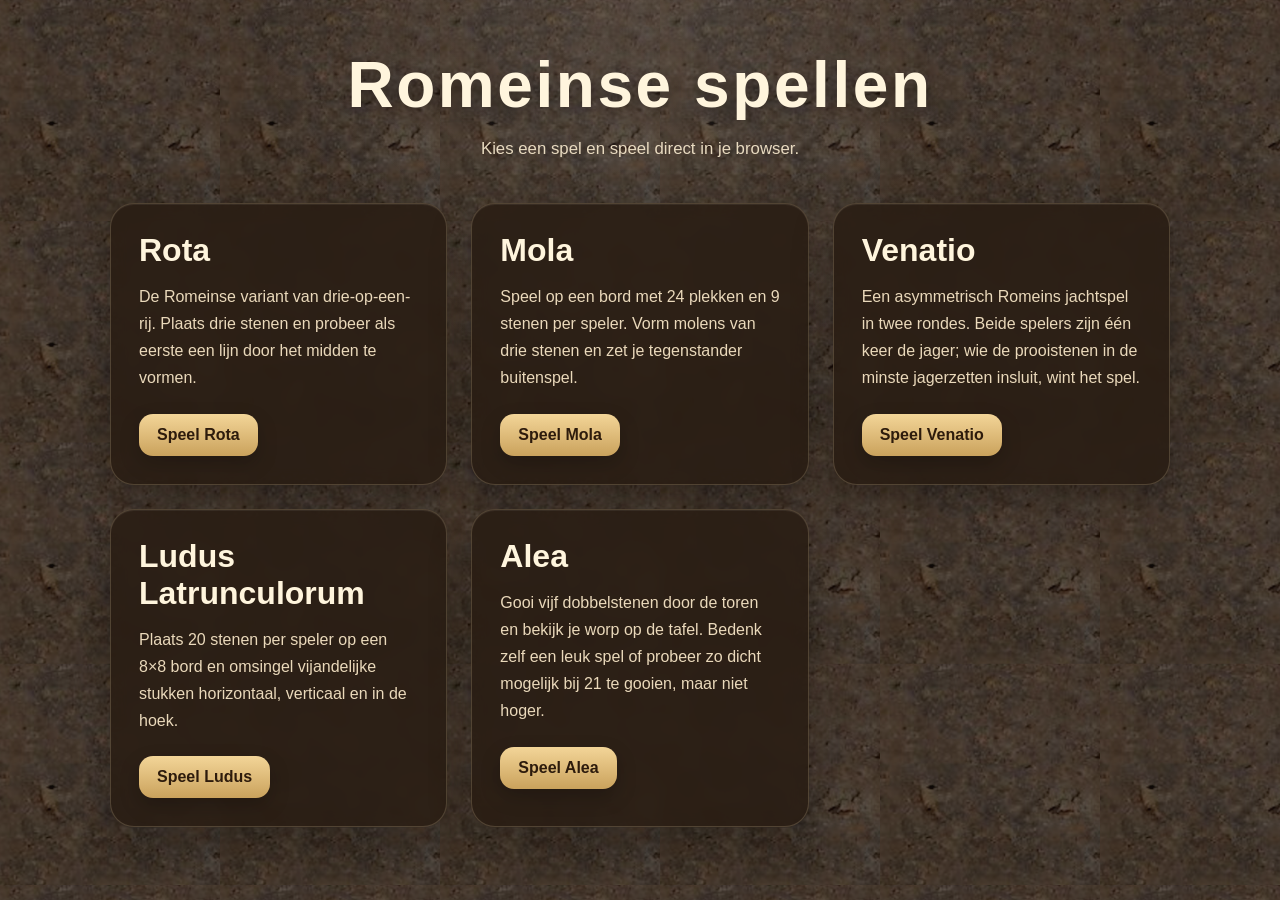
<file: index.html>
<!DOCTYPE html>
<html lang="nl">
<head>
  <meta charset="UTF-8" />
  <meta name="viewport" content="width=device-width, initial-scale=1.0" />
  <title>Romeinse spellen</title>
  <link rel="stylesheet" href="style.css" />
  <link rel="icon" href="favicon.ico" type="image/x-icon">
</head>
<body>
  <div class="page-overlay"></div>

  <main class="home">
    <header class="hero">
      <h1>Romeinse spellen</h1>
      <p class="subtitle">
        Kies een spel en speel direct in je browser.
      </p>
    </header>

    <section class="game-grid">
      <a class="game-card" href="rota/index.html">
        <div class="card-content">
          <h2>Rota</h2>
          <p>
            De Romeinse variant van drie-op-een-rij.
            Plaats drie stenen en probeer als eerste een lijn door het midden te vormen.
          </p>
          <span class="play-btn">Speel Rota</span>
        </div>
      </a>

      <a class="game-card" href="mola/index.html">
        <div class="card-content">
          <h2>Mola</h2>
          <p>
            Speel op een bord met 24 plekken en 9 stenen per speler.
            Vorm molens van drie stenen en zet je tegenstander buitenspel.
          </p>
          <span class="play-btn">Speel Mola</span>
        </div>
      </a>

      <a class="game-card" href="venatio/index.html">
        <div class="card-content">
            <h2>Venatio</h2>
            <p>
            Een asymmetrisch Romeins jachtspel in twee rondes. Beide spelers zijn één keer de jager;
            wie de prooistenen in de minste jagerzetten insluit, wint het spel.
            </p>
            <span class="play-btn">Speel Venatio</span>
        </div>
      </a>

      <a class="game-card" href="ludus_latrunculorum/index.html">
        <div class="card-content">
          <h2>Ludus Latrunculorum</h2>
          <p>
            Plaats 20 stenen per speler op een 8×8 bord en omsingel vijandelijke
            stukken horizontaal, verticaal en in de hoek.
          </p>
          <span class="play-btn">Speel Ludus</span>
        </div>
      </a>

      <a class="game-card" href="alea/index.html">
        <div class="card-content">
          <h2>Alea</h2>
          <p>
            Gooi vijf dobbelstenen door de toren en bekijk je worp op de tafel.
            Bedenk zelf een leuk spel of probeer zo dicht mogelijk bij 21 te gooien, maar niet hoger.
          </p>
          <span class="play-btn">Speel Alea</span>
        </div>
      </a>
    </section>
  </main>
</body>
</html>
</file>
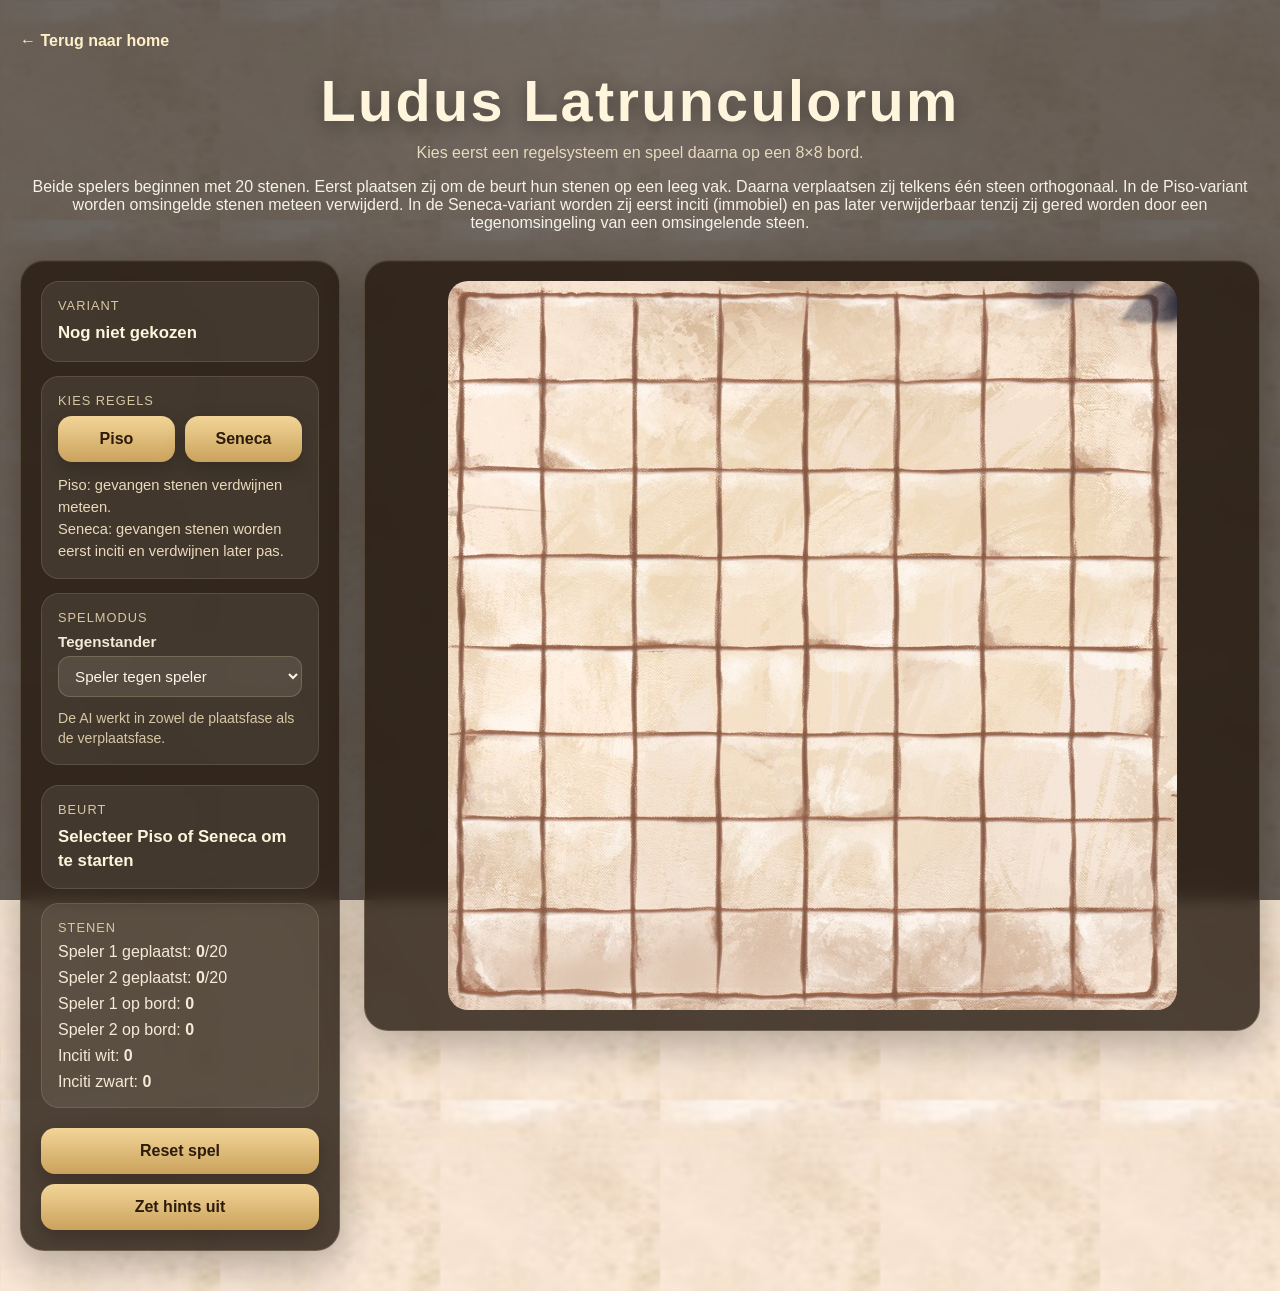
<file: ludus_latrunculorum/index.html>
<!DOCTYPE html>
<html lang="nl">
<head>
  <meta charset="UTF-8" />
  <meta name="viewport" content="width=device-width, initial-scale=1.0" />
  <title>Ludus Latrunculorum</title>
  <link rel="stylesheet" href="style.css" />
  <link rel="icon" href="favicon.ico" type="image/x-icon">
</head>
<body>
  <div class="page-overlay"></div>

  <main class="app">
    <a href="../index.html" class="back-link">← Terug naar home</a>

    <header class="topbar">
      <h1>Ludus Latrunculorum</h1>
      <p class="subtitle">Kies eerst een regelsysteem en speel daarna op een 8×8 bord.</p>
      <p>
        Beide spelers beginnen met 20 stenen. Eerst plaatsen zij om de beurt hun stenen
        op een leeg vak. Daarna verplaatsen zij telkens één steen orthogonaal.
        In de Piso-variant worden omsingelde stenen meteen verwijderd. In de Seneca-variant
        worden zij eerst inciti (immobiel) en pas later verwijderbaar tenzij zij gered worden door een tegenomsingeling van een omsingelende steen.
      </p>
    </header>

    <section class="game-shell">
      <aside class="info-panel">
        <div class="status-card">
          <span class="label">Variant</span>
          <div id="variantText" class="value">Nog niet gekozen</div>
        </div>

        <div id="variantPicker" class="status-card variant-picker">
          <span class="label">Kies regels</span>
          <div class="variant-buttons">
            <button id="choosePisoBtn" class="variant-btn">Piso</button>
            <button id="chooseSenecaBtn" class="variant-btn">Seneca</button>
          </div>
          <p class="variant-note">
            Piso: gevangen stenen verdwijnen meteen.<br />
            Seneca: gevangen stenen worden eerst inciti en verdwijnen later pas.
          </p>
        </div>

        <div class="status-card small">
          <span class="label">Spelmodus</span>
          <div class="controls-grid">
            <label class="control-field">
              <span>Tegenstander</span>
              <select id="gameModeSelect">
                <option value="pvp">Speler tegen speler</option>
                <option value="ai-p2">Speler 1 tegen AI</option>
                <option value="ai-p1">AI tegen Speler 2</option>
                <option value="ai-both">AI tegen AI</option>
              </select>
            </label>
          </div>
          <p id="aiThinking" class="thinking-text hidden">AI denkt na…</p>
          <p class="settings-note">De AI werkt in zowel de plaatsfase als de verplaatsfase.</p>
        </div>

        <div class="status-card">
          <span class="label">Beurt</span>
          <div id="turnText" class="value">Selecteer Piso of Seneca om te starten</div>
        </div>

        <div class="status-card small">
          <span class="label">Stenen</span>
          <div class="stone-counts">
            <div>Speler 1 geplaatst: <strong id="countP1Placed">0</strong>/20</div>
            <div>Speler 2 geplaatst: <strong id="countP2Placed">0</strong>/20</div>
            <div>Speler 1 op bord: <strong id="countP1Board">0</strong></div>
            <div>Speler 2 op bord: <strong id="countP2Board">0</strong></div>
            <div>Inciti wit: <strong id="countP1Inciti">0</strong></div>
            <div>Inciti zwart: <strong id="countP2Inciti">0</strong></div>
          </div>
        </div>
        <button id="resetBtn" class="reset-btn">Reset spel</button>
        <button id="toggleHintsBtn" class="reset-btn">Zet hints uit</button>
      </aside>

      <section class="board-panel">
        <div id="game">
          <img id="board" src="board.png" alt="Ludus Latrunculorum bord" />
          <div id="holes"></div>
          <div id="pieces"></div>
        </div>
      </section>
    </section>
  </main>

  <div id="winModal" class="modal hidden">
    <div class="modal-card">
      <h2>Spel afgelopen</h2>
      <p id="winMessage">Speler 1 wint!</p>
      <button id="playAgainBtn" class="modal-btn">Opnieuw spelen</button>
    </div>
  </div>

  <script src="script.js"></script>
</body>
</html>
</file>
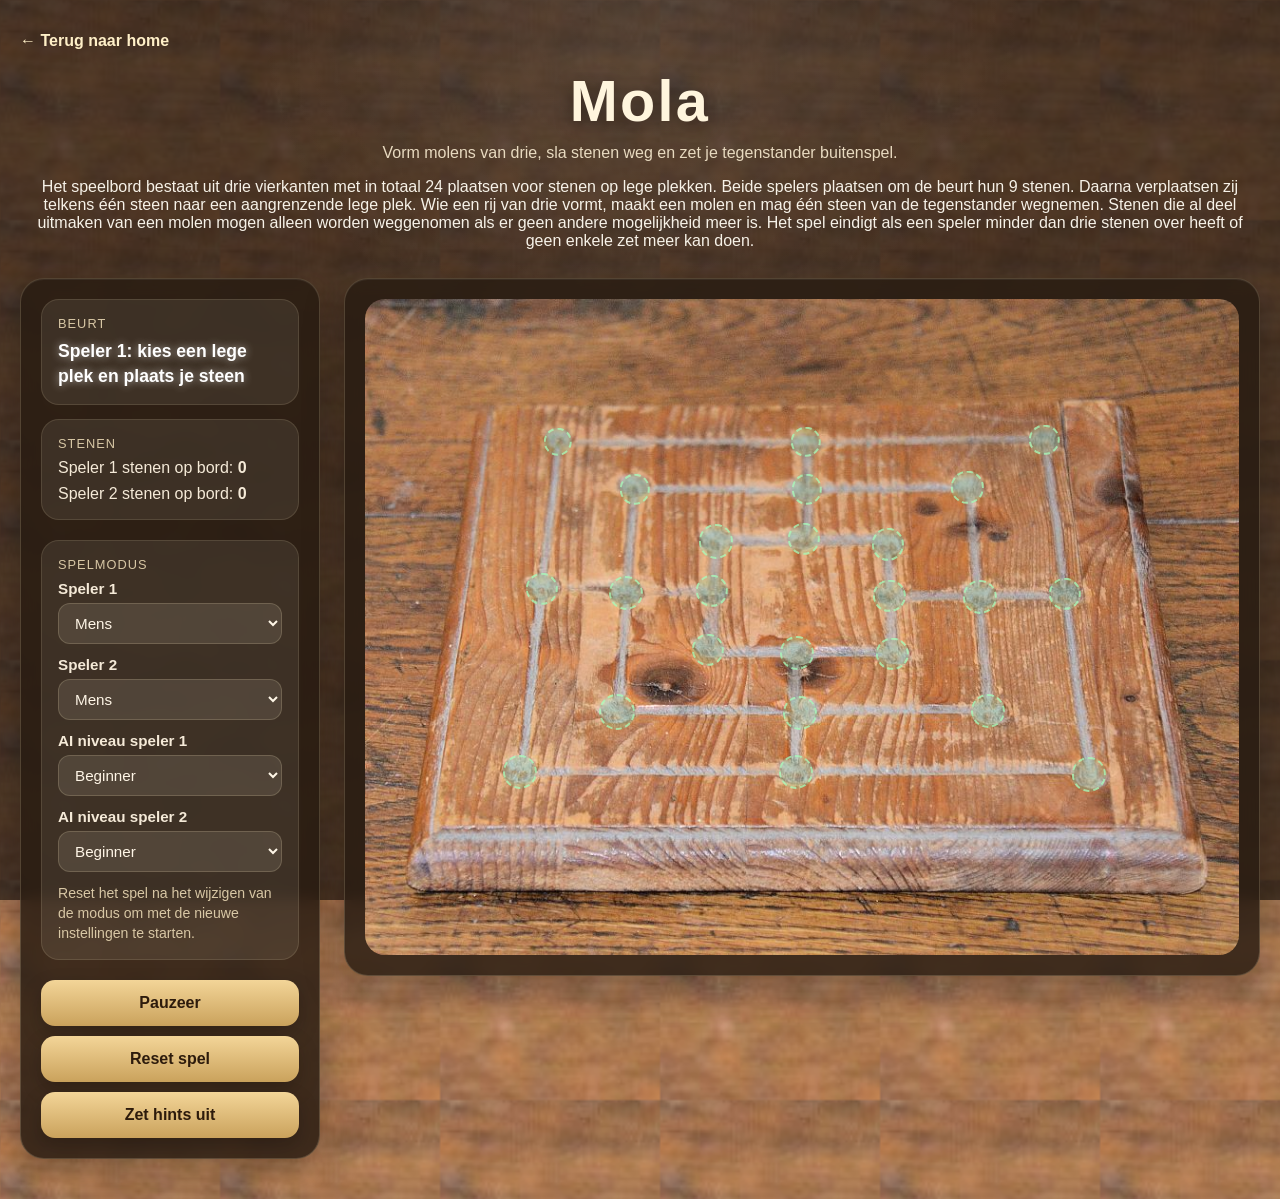
<file: mola/index.html>
<!DOCTYPE html>
<html lang="nl">
<head>
  <meta charset="UTF-8" />
  <meta name="viewport" content="width=device-width, initial-scale=1.0" />
  <title>Mola</title>
  <link rel="stylesheet" href="style.css" />
  <link rel="icon" href="favicon.ico" type="image/x-icon">
</head>
<body>
  <div class="page-overlay"></div>

  <main class="app">
    <a href="../index.html" class="back-link">← Terug naar home</a>
    <header class="topbar">
      <h1>Mola</h1>
      <p class="subtitle">Vorm molens van drie, sla stenen weg en zet je tegenstander buitenspel.</p>
      <p>
        Het speelbord bestaat uit drie vierkanten met in totaal 24 plaatsen voor stenen op lege plekken.
        Beide spelers plaatsen om de beurt hun 9 stenen. Daarna verplaatsen zij
        telkens één steen naar een aangrenzende lege plek. Wie een rij van drie
        vormt, maakt een molen en mag één steen van de tegenstander wegnemen.
        Stenen die al deel uitmaken van een molen mogen alleen worden weggenomen
        als er geen andere mogelijkheid meer is. Het spel eindigt als een speler
        minder dan drie stenen over heeft of geen enkele zet meer kan doen.
      </p>
    </header>

    <section class="game-shell">
      <aside class="info-panel">
        <div class="status-card">
          <span class="label">Beurt</span>
          <div id="turnText" class="value player-1">Speler 1 legt een steen</div>
          <div id="aiThinkingText" class="thinking-text hidden">AI denkt na…</div>
        </div>

        <div class="status-card small">
          <span class="label">Stenen</span>
          <div class="stone-counts">
            <div>Speler 1 stenen op bord: <strong id="countP1Board">0</strong></div>
            <div>Speler 2 stenen op bord: <strong id="countP2Board">0</strong></div>
          </div>
        </div>

        <div class="status-card small">
          <span class="label">Spelmodus</span>
          <div class="controls-grid">
            <label class="control-field">
              <span>Speler 1</span>
              <select id="player1ModeSelect">
                <option value="human">Mens</option>
                <option value="ai">AI</option>
              </select>
            </label>
            <label class="control-field">
              <span>Speler 2</span>
              <select id="player2ModeSelect">
                <option value="human">Mens</option>
                <option value="ai">AI</option>
              </select>
            </label>
            <label class="control-field">
              <span>AI niveau speler 1</span>
              <select id="player1LevelSelect">
                <option value="beginner">Beginner</option>
                <option value="advanced">Gevorderd</option>
                <option value="pro">Pro</option>
              </select>
            </label>
            <label class="control-field">
              <span>AI niveau speler 2</span>
              <select id="player2LevelSelect">
                <option value="beginner">Beginner</option>
                <option value="advanced">Gevorderd</option>
                <option value="pro">Pro</option>
              </select>
            </label>
          </div>
          <p class="settings-note">Reset het spel na het wijzigen van de modus om met de nieuwe instellingen te starten.</p>
        </div>

        <button id="pauseBtn" class="reset-btn">Pauzeer</button>
        <button id="resetBtn" class="reset-btn">Reset spel</button>        
        <button id="toggleHintsBtn" class="reset-btn">Zet hints uit</button>
      </aside>

      <section class="board-panel">
        <div id="game">
          <img id="board" src="board.png" alt="Mola bord" />
          <div id="holes"></div>
          <div id="pieces"></div>
        </div>
      </section>
    </section>
  </main>

  <div id="winModal" class="modal hidden">
    <div class="modal-card">
      <h2>Spel afgelopen</h2>
      <p id="winMessage">Speler 1 wint!</p>
      <button id="playAgainBtn" class="modal-btn">Opnieuw spelen</button>
    </div>
  </div>

  <script src="script.js"></script>
</body>
</html>
</file>
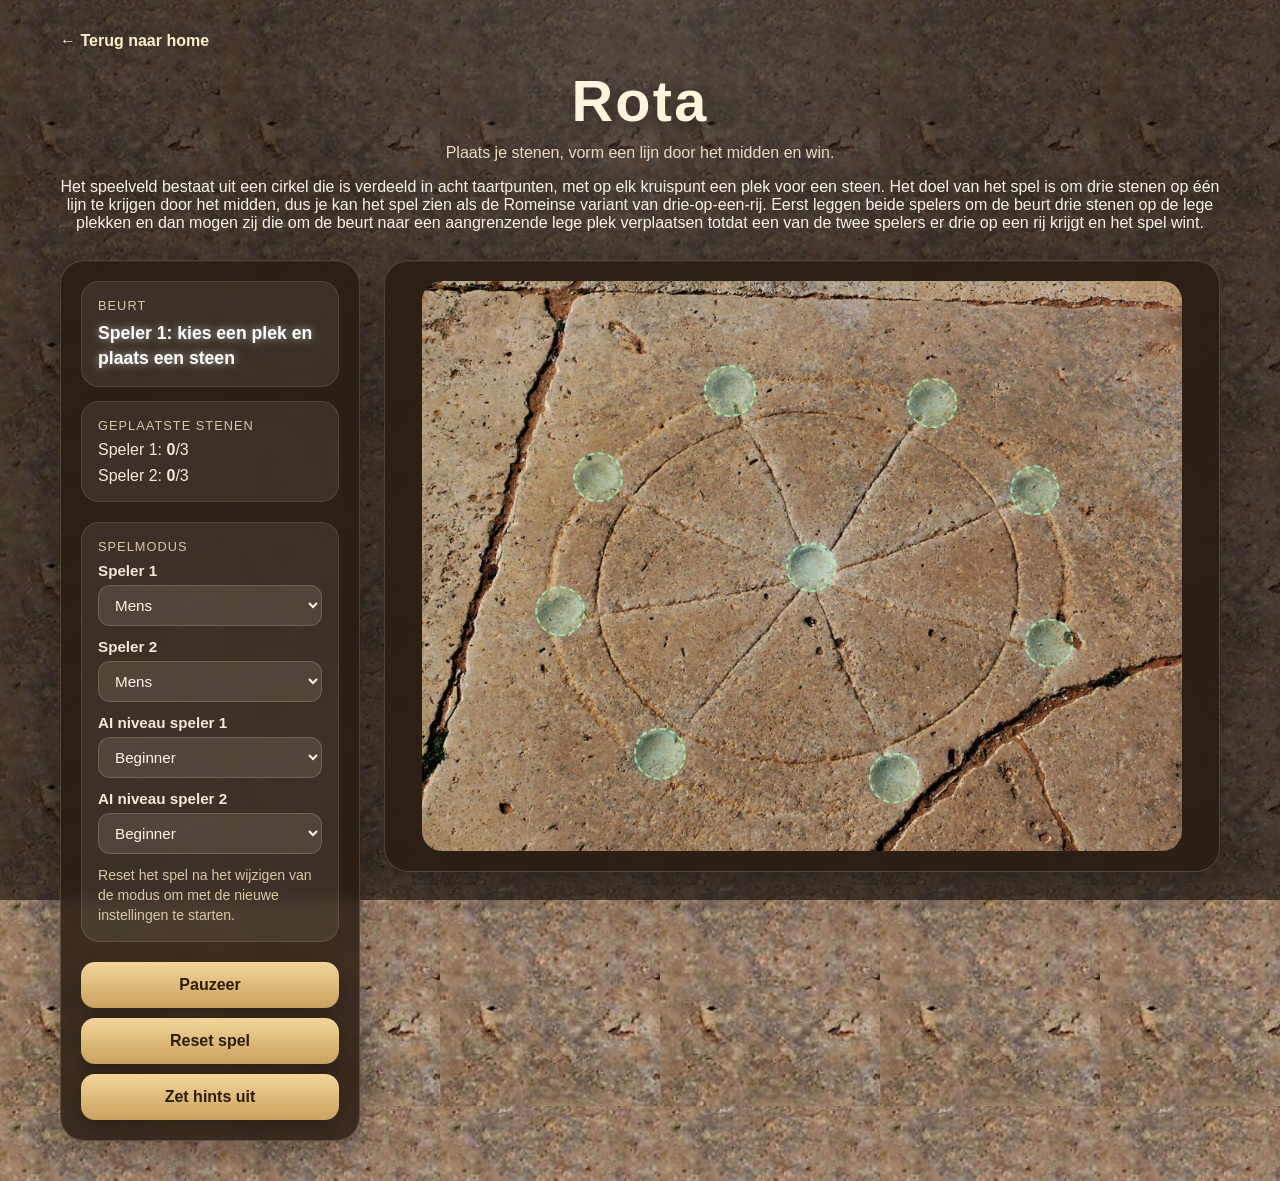
<file: rota/index.html>
<!DOCTYPE html>
<html lang="nl">
<head>
  <meta charset="UTF-8" />
  <meta name="viewport" content="width=device-width, initial-scale=1.0" />
  <title>Rota</title>
  <link rel="stylesheet" href="style.css" />
  <link rel="icon" href="favicon.ico" type="image/x-icon">
</head>
<body>
  <div class="page-overlay"></div>

  <main class="app">
    <a href="../index.html" class="back-link">← Terug naar home</a>
    <header class="topbar">
      <h1>Rota</h1>
      <p class="subtitle">Plaats je stenen, vorm een lijn door het midden en win.</p>
      <p>Het speelveld bestaat uit een cirkel die is verdeeld in acht taartpunten, 
        met op elk kruispunt een plek voor een steen. Het doel van het spel is
      om drie stenen op één lijn te krijgen door het midden, dus je kan het spel zien als
      de Romeinse variant van drie-op-een-rij. Eerst leggen beide spelers om de beurt 
      drie stenen op de lege plekken en dan mogen zij die om de beurt naar een aangrenzende lege 
      plek verplaatsen totdat een van de twee spelers er drie op een rij krijgt en het spel wint.</p>
    </header>

    <section class="game-shell">
      <aside class="info-panel">
        <div class="status-card">
          <span class="label">Beurt</span>
          <div id="turnText" class="value player-1">Speler 1 legt een steen</div>
          <div id="aiThinkingText" class="thinking-text hidden">AI denkt na…</div>
        </div>

        <div class="status-card small">
          <span class="label">Geplaatste stenen</span>
          <div class="stone-counts">
            <div>Speler 1: <strong id="countP1">0</strong>/3</div>
            <div>Speler 2: <strong id="countP2">0</strong>/3</div>
          </div>
        </div>

        <div class="status-card small">
          <span class="label">Spelmodus</span>
          <div class="controls-grid">
            <label class="control-field">
              <span>Speler 1</span>
              <select id="player1ModeSelect">
                <option value="human">Mens</option>
                <option value="ai">AI</option>
              </select>
            </label>
            <label class="control-field">
              <span>Speler 2</span>
              <select id="player2ModeSelect">
                <option value="human">Mens</option>
                <option value="ai">AI</option>
              </select>
            </label>
            <label class="control-field">
              <span>AI niveau speler 1</span>
              <select id="player1LevelSelect">
                <option value="beginner">Beginner</option>
                <option value="advanced">Gevorderd</option>
                <option value="pro">Pro</option>
              </select>
            </label>
            <label class="control-field">
              <span>AI niveau speler 2</span>
              <select id="player2LevelSelect">
                <option value="beginner">Beginner</option>
                <option value="advanced">Gevorderd</option>
                <option value="pro">Pro</option>
              </select>
            </label>           
          </div>
          <p class="settings-note">Reset het spel na het wijzigen van de modus om met de nieuwe instellingen te starten.</p>
        </div>
        <button id="pauseBtn" class="reset-btn">Pauzeer</button>
        <button id="resetBtn" class="reset-btn">Reset spel</button>
        <button id="toggleHintsBtn" class="reset-btn">Zet hints uit</button>
      </aside>

      <section class="board-panel">
        <div id="game">
          <img id="board" src="board.png" alt="Rota bord" />
          <div id="holes"></div>
          <div id="pieces"></div>
        </div>
      </section>
    </section>
  </main>

  <div id="winModal" class="modal hidden">
    <div class="modal-card">
      <h2>Spel afgelopen</h2>
      <p id="winMessage">Speler 1 wint!</p>
      <button id="playAgainBtn" class="modal-btn">Opnieuw spelen</button>
    </div>
  </div>

  <script src="script.js"></script>
</body>
</html>
</file>
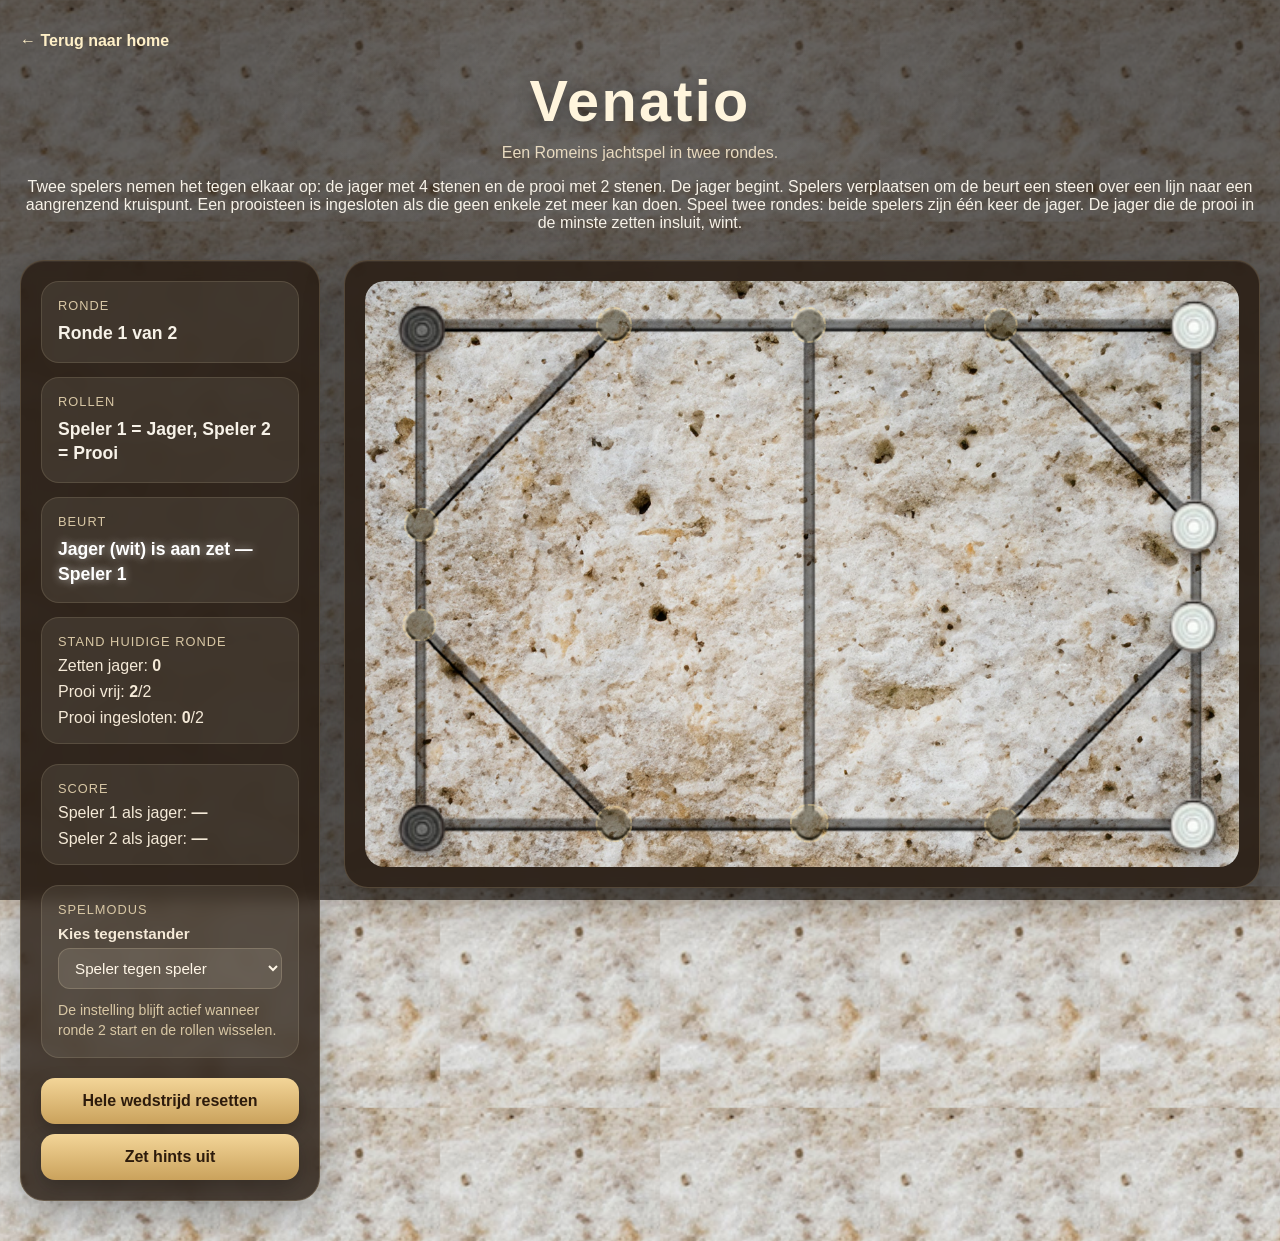
<file: venatio/index.html>
<!DOCTYPE html>
<html lang="nl">
<head>
  <meta charset="UTF-8" />
  <meta name="viewport" content="width=device-width, initial-scale=1.0" />
  <title>Venatio</title>
  <link rel="stylesheet" href="style.css" />
  <link rel="icon" href="favicon.ico" type="image/x-icon">
</head>
<body>
  <div class="page-overlay"></div>

  <main class="app">
    <a href="../index.html" class="back-link">← Terug naar home</a>

    <header class="topbar">
      <h1>Venatio</h1>
      <p class="subtitle">Een Romeins jachtspel in twee rondes.</p>
      <p>
        Twee spelers nemen het tegen elkaar op: de jager met 4 stenen en de prooi met 2 stenen.
        De jager begint. Spelers verplaatsen om de beurt een steen over een lijn naar een aangrenzend
        kruispunt. Een prooisteen is ingesloten als die geen enkele zet meer kan doen. Speel twee rondes:
        beide spelers zijn één keer de jager. De jager die de prooi in de minste zetten insluit, wint.
      </p>
    </header>

    <section class="game-shell">
      <aside class="info-panel">
        <div class="status-card">
          <span class="label">Ronde</span>
          <div id="roundText" class="value">Ronde 1 van 2</div>
        </div>

        <div class="status-card">
          <span class="label">Rollen</span>
          <div id="rolesText" class="value">Speler 1 = Jager, Speler 2 = Prooi</div>
        </div>

        <div class="status-card">
          <span class="label">Beurt</span>
          <div id="turnText" class="value player-2">Jager (zwart) is aan zet</div>
        </div>

        <div class="status-card small">
          <span class="label">Stand huidige ronde</span>
          <div class="stone-counts">
            <div>Zetten jager: <strong id="hunterMoves">0</strong></div>
            <div>Prooi vrij: <strong id="freePreyCount">2</strong>/2</div>
            <div>Prooi ingesloten: <strong id="trappedPreyCount">0</strong>/2</div>
          </div>
        </div>

        <div class="status-card small">
          <span class="label">Score</span>
          <div class="stone-counts">
            <div>Speler 1 als jager: <strong id="scoreA">—</strong></div>
            <div>Speler 2 als jager: <strong id="scoreB">—</strong></div>
          </div>
        </div>


        <div class="status-card small">
          <span class="label">Spelmodus</span>
          <div class="controls-grid">
            <label class="control-field">
              <span>Kies tegenstander</span>
              <select id="gameModeSelect">
                <option value="pvp">Speler tegen speler</option>
                <option value="ai-hunter">AI speelt jager</option>
                <option value="ai-prey">AI speelt prooi</option>
                <option value="ai-both">AI tegen AI</option>
              </select>
            </label>
          </div>
          <p id="aiThinking" class="thinking-text hidden">AI denkt na…</p>
          <p class="settings-note">De instelling blijft actief wanneer ronde 2 start en de rollen wisselen.</p>
        </div>
        <button id="resetBtn" class="reset-btn">Hele wedstrijd resetten</button>
        <button id="toggleHintsBtn" class="reset-btn">Zet hints uit</button>
      </aside>

      <section class="board-panel">
        <div id="game">
          <img id="board" src="board.png" alt="Venatio bord" />
          <div id="holes"></div>
          <div id="pieces"></div>
        </div>
      </section>
    </section>
  </main>

  <div id="roundModal" class="modal hidden">
    <div class="modal-card">
      <h2 id="roundModalTitle">Ronde afgelopen</h2>
      <p id="roundModalMessage">Speler 1 sloot de prooi in 12 zetten in.</p>
      <button id="nextRoundBtn" class="modal-btn">Verder</button>
    </div>
  </div>

  <script src="script.js"></script>
</body>
</html>
</file>
<file: style.css>
* {
  box-sizing: border-box;
}

body {
  margin: 0;
  min-height: 100vh;
  font-family: Arial, Helvetica, sans-serif;
  color: #f7f2e8;
  background-image: url("tile.png");
  background-repeat: repeat;
  background-size: 220px;
  position: relative;
}

.page-overlay {
  position: fixed;
  inset: 0;
  background:
    radial-gradient(circle at top, rgba(255,255,255,0.08), transparent 35%),
    rgba(18, 14, 10, 0.62);
  pointer-events: none;
}

.home {
  position: relative;
  z-index: 1;
  max-width: 1100px;
  margin: 0 auto;
  padding: 48px 20px 56px;
}

.hero {
  text-align: center;
  margin-bottom: 40px;
}

.hero h1 {
  margin: 0;
  font-size: clamp(2.4rem, 6vw, 4rem);
  letter-spacing: 0.04em;
  color: #fff5dd;
  text-shadow: 0 4px 18px rgba(0, 0, 0, 0.35);
}

.subtitle {
  margin: 14px auto 0;
  max-width: 700px;
  color: #e8dac0;
  font-size: 1.05rem;
  line-height: 1.6;
}

.game-grid {
  display: grid;
  grid-template-columns: repeat(auto-fit, minmax(280px, 1fr));
  gap: 24px;
}

.game-card {
  display: block;
  text-decoration: none;
  color: inherit;
  background: rgba(40, 28, 18, 0.82);
  border: 1px solid rgba(255, 233, 186, 0.18);
  border-radius: 24px;
  box-shadow:
    0 14px 40px rgba(0, 0, 0, 0.28),
    inset 0 1px 0 rgba(255,255,255,0.06);
  backdrop-filter: blur(8px);
  transition: transform 0.18s ease, box-shadow 0.18s ease, border-color 0.18s ease;
}

.game-card:hover {
  transform: translateY(-4px);
  border-color: rgba(255, 233, 186, 0.32);
  box-shadow:
    0 20px 50px rgba(0, 0, 0, 0.34),
    inset 0 1px 0 rgba(255,255,255,0.08);
}

.card-content {
  padding: 28px;
}

.card-content h2 {
  margin: 0 0 14px;
  font-size: 2rem;
  color: #fff5dd;
}

.card-content p {
  margin: 0 0 22px;
  color: #ead9bb;
  line-height: 1.7;
}

.play-btn {
  display: inline-block;
  border-radius: 14px;
  padding: 12px 18px;
  font-size: 1rem;
  font-weight: 700;
  background: linear-gradient(180deg, #f3d598, #caa25c);
  color: #2d1b0c;
  box-shadow: 0 8px 20px rgba(0, 0, 0, 0.22);
}

@media (max-width: 760px) {
  .game-grid {
    grid-template-columns: 1fr;
  }

  .home {
    padding: 28px 14px 36px;
  }
}
</file>
<file: ludus_latrunculorum/style.css>
*{
  box-sizing:border-box
}
body{
  margin:0;
  min-height:100vh;
  font-family:Arial,Helvetica,sans-serif;
  color:#f7f2e8;
  background-image:url("tile.png");
  background-repeat:repeat;
  background-size:220px;
  position:relative
}
.page-overlay{
  position:fixed;
  inset:0;
  background:radial-gradient(circle at top,rgba(255,255,255,.08),transparent 35%),rgba(18,14,10,.62);
  pointer-events:none
}
.app{
  position:relative;
  z-index:1;
  max-width:1280px;
  margin:0 auto;
  padding:32px 20px 40px
}
.back-link{
  display:inline-block;
  margin-bottom:18px;
  color:#fff0c8;
  text-decoration:none;
  font-weight:700
}
.back-link:hover{
  text-decoration:underline
}
.topbar{
  text-align:center;
  margin-bottom:28px
}
.topbar h1{
  margin:0;
  font-size:clamp(2.2rem,5vw,3.6rem);
  letter-spacing:.04em;
  color:#fff5dd;
  text-shadow:0 4px 18px rgba(0,0,0,.35)
}
.subtitle{
  margin:10px 0 0;
  color:#e8dac0;
  font-size:1rem
}
.game-shell{
  display:grid;
  grid-template-columns:320px 1fr;
  gap:24px;
  align-items:start
}
.info-panel,.board-panel{
  background:rgba(40,28,18,.82);
  border:1px solid rgba(255,233,186,.18);
  border-radius:24px;
  box-shadow:0 14px 40px rgba(0,0,0,.28),inset 0 1px 0 rgba(255,255,255,.06);
  backdrop-filter:blur(8px)
}
.info-panel{
  padding:20px
}
.status-card{
  background:rgba(255,248,234,.08);
  border:1px solid rgba(255,233,186,.12);
  border-radius:18px;
  padding:16px;
  margin-bottom:14px
}
.status-card.small{
  margin-bottom:20px
}
.label{
  display:block;
  font-size:.8rem;
  text-transform:uppercase;
  letter-spacing:.08em;
  color:#d8c7a5;
  margin-bottom:8px
}
.value{
  font-size:1.05rem;
  font-weight:700;
  color:#fff5dd;
  line-height:1.4
}
.value.player-1{
  color:#fff;
  text-shadow:0 0 8px rgba(255,255,255,.6)
}
.value.player-2{
  color:#111;
  text-shadow:0 0 6px rgba(0,0,0,.6)
}
.stone-counts{
  display:grid;
  gap:8px;
  color:#f5ead8
}
.variant-buttons{
  display:grid;
  grid-template-columns:1fr 1fr;
  gap:10px
}
.variant-btn,.reset-btn,.modal-btn{
  border:none;
  border-radius:14px;
  padding:14px 18px;
  font-size:1rem;
  font-weight:700;
  cursor:pointer;
  transition:transform .15s ease,opacity .15s ease,box-shadow .15s ease;
  background:linear-gradient(180deg,#f3d598,#caa25c);
  color:#2d1b0c;
  box-shadow:0 8px 20px rgba(0,0,0,.22)
}
.reset-btn,.modal-btn{
  width:100%
}
.variant-btn:hover,.reset-btn:hover,.modal-btn:hover{
  transform:translateY(-1px);
  opacity:.96
}
.variant-note{
  margin:12px 0 0;
  color:#ead9bb;
  font-size:.92rem;
  line-height:1.5
}
.controls-grid{
  display:grid;
  gap:12px
}
.control-field{
  display:grid;
  gap:6px;
  color:#f5ead8;
  font-size:.95rem
}
.control-field span{
  color:#f5ead8;
  font-weight:700
}
.control-field select{
  width:100%;
  border:1px solid rgba(255,233,186,.18);
  border-radius:12px;
  padding:10px 12px;
  background:rgba(255,248,234,.1);
  color:#fff6e7;
  font-size:.95rem
}
.control-field option{
  color:#24170f
}
.thinking-text{
  margin:10px 0 0;
  font-size:.95rem;
  color:#ead9bb
}
.settings-note{
  margin:12px 0 0;
  color:#d8c7a5;
  font-size:.88rem;
  line-height:1.4
}
.hidden{
  display:none!important
}
.board-panel{
  padding:20px;
  display:flex;
  justify-content:center;
  align-items:center
}
#game{
  position:relative;
  width:min(100%,729px);
  aspect-ratio:729/729;
  border-radius:20px;
  overflow:hidden
}
#board{
  position:absolute;
  inset:0;
  width:100%;
  height:100%;
  display:block;
  pointer-events:none;
  z-index:1;
  user-select:none
}
#holes{
  position:absolute;
  inset:0;
  z-index:2
}
#pieces{
  position:absolute;
  inset:0;
  z-index:3;
  pointer-events:none
}
.hole{
  position:absolute;
  transform:translate(-50%,-50%) scale(.82);
  border-radius:50%;
  cursor:pointer;
  background:rgba(255,220,120,.12);
  border:2px dashed rgba(255,227,160,.35);
  transition:opacity .15s ease,transform .15s ease,background .15s ease
}
.hole:hover{
  background:rgba(255,220,120,.22);
  transform:translate(-50%,-50%) scale(.88)
}
.hole.valid-target{
  background:rgba(128,220,160,.32);
  border-color:rgba(170,255,190,.95);
  box-shadow:0 0 0 3px rgba(170,255,190,.18)
}
.hole.occupied{
  pointer-events:none;
  opacity:0
}
.piece{
  position:absolute;
  width:clamp(48px,7vw,72px);
  height:clamp(48px,7vw,72px);
  transform:translate(-50%,-50%);
  cursor:pointer;
  z-index:3;
  transition:transform .15s ease,filter .15s ease,opacity .15s ease;
  user-select:none;
  -webkit-user-drag:none;
  pointer-events:auto;
  filter:drop-shadow(0 6px 10px rgba(0,0,0,.35))
}
.piece:hover{
  transform:translate(-50%,-50%) scale(1.08)
}
.piece.selected{
  transform:translate(-50%,-50%) scale(1.22);
  filter:drop-shadow(0 0 .35rem rgba(255,240,180,.85)) drop-shadow(0 8px 14px rgba(0,0,0,.45))
}
.piece.ai-preview{
  transform:translate(-50%,-50%) scale(1.18);
  filter:drop-shadow(0 0 .35rem rgba(255,240,180,.85)) drop-shadow(0 8px 14px rgba(0,0,0,.45))
}
.piece.incitus{
  opacity:1;
  filter:drop-shadow(0 6px 10px rgba(0,0,0,.35))
}
.modal{
  position:fixed;
  inset:0;
  z-index:10;
  display:grid;
  place-items:center;
  background:rgba(0,0,0,.55);
  padding:20px
}
.modal.hidden{
  display:none
}
.modal-card{
  width:min(420px,100%);
  background:linear-gradient(180deg,#3d2a1c,#24170f);
  color:#fff6e7;
  border:1px solid rgba(255,231,187,.18);
  border-radius:22px;
  padding:28px 24px;
  text-align:center;
  box-shadow:0 22px 60px rgba(0,0,0,.38)
}
.modal-card h2{
  margin:0 0 12px;
  font-size:1.8rem
}
.modal-card p{
  margin:0 0 20px;
  color:#ead9bb;
  font-size:1.05rem
}
@media(max-width:900px){
  .game-shell{
  grid-template-columns:1fr
}
.info-panel{
  order:2
}
.board-panel{
  order:1
}
.piece{
  width:clamp(64px,8.5vw,110px);
  height:clamp(64px,8.5vw,110px)
}
.hole{
  transform:translate(-50%,-50%) scale(.74)
}
.hole:hover{
  transform:translate(-50%,-50%) scale(.8)
}

}
@media(max-width:600px){
  .app{
  padding:20px 14px 28px
}
.info-panel,.board-panel{
  border-radius:18px
}
.board-panel{
  padding:12px
}
.piece{
  width:clamp(32px,6.2vw,46px);
  height:clamp(32px,6.2vw,46px)
}
.hole{
  transform:translate(-50%,-50%) scale(.58)
}
.hole:hover,.hole.valid-target:hover{
  transform:translate(-50%,-50%) scale(.64)
}
#game{
  width:100%;
  max-width:100%
}

}
@media(max-width:900px) and (max-height:500px) and (orientation:landscape){
  .app{
  padding:14px 12px 20px
}
.topbar{
  margin-bottom:12px
}
.topbar h1{
  font-size:clamp(1.5rem,3vw,2.1rem)
}
.subtitle{
  font-size:.92rem
}
.game-shell{
  grid-template-columns:210px 1fr;
  gap:12px;
  align-items:start
}
.info-panel{
  order:1;
  padding:14px
}
.board-panel{
  order:2;
  padding:8px;
  align-items:flex-start
}
#game{
  width:min(100%,calc(100dvh - 50px));
  max-width:100%;
  aspect-ratio:1/1
}
.piece{
  width:clamp(26px,4vw,38px);
  height:clamp(26px,4vw,38px)
}
.hole{
  transform:translate(-50%,-50%) scale(.66)
}
.hole:hover,.hole.valid-target:hover{
  transform:translate(-50%,-50%) scale(.72)
}
.status-card{
  padding:12px;
  margin-bottom:10px
}
.reset-btn,.modal-btn,.variant-btn{
  padding:10px 14px;
  font-size:.95rem
}

}
.reset-btn+.reset-btn{
  margin-top:10px
}
</file>
<file: mola/style.css>
* {
  box-sizing: border-box;
}

body {
  margin: 0;
  min-height: 100vh;
  font-family: Arial, Helvetica, sans-serif;
  color: #f7f2e8;
  background-image: url("tile.png");
  background-repeat: repeat;
  background-size: 220px;
  position: relative;
}

.page-overlay {
  position: fixed;
  inset: 0;
  background:
    radial-gradient(circle at top, rgba(255,255,255,0.08), transparent 35%),
    rgba(18, 14, 10, 0.62);
  pointer-events: none;
}

.app {
  position: relative;
  z-index: 1;
  max-width: 1280px;
  margin: 0 auto;
  padding: 32px 20px 40px;
}

.topbar {
  text-align: center;
  margin-bottom: 28px;
}

.topbar h1 {
  margin: 0;
  font-size: clamp(2.2rem, 5vw, 3.6rem);
  letter-spacing: 0.04em;
  color: #fff5dd;
  text-shadow: 0 4px 18px rgba(0, 0, 0, 0.35);
}

.subtitle {
  margin: 10px 0 0;
  color: #e8dac0;
  font-size: 1rem;
}

.game-shell {
  display: grid;
  grid-template-columns: 300px 1fr;
  gap: 24px;
  align-items: start;
}

.info-panel,
.board-panel {
  background: rgba(40, 28, 18, 0.82);
  border: 1px solid rgba(255, 233, 186, 0.18);
  border-radius: 24px;
  box-shadow:
    0 14px 40px rgba(0, 0, 0, 0.28),
    inset 0 1px 0 rgba(255,255,255,0.06);
  backdrop-filter: blur(8px);
}

.info-panel {
  padding: 20px;
}

.status-card {
  background: rgba(255, 248, 234, 0.08);
  border: 1px solid rgba(255, 233, 186, 0.12);
  border-radius: 18px;
  padding: 16px;
  margin-bottom: 14px;
}

.status-card.small {
  margin-bottom: 20px;
}

.label {
  display: block;
  font-size: 0.8rem;
  text-transform: uppercase;
  letter-spacing: 0.08em;
  color: #d8c7a5;
  margin-bottom: 8px;
}

.value {
  font-size: 1.1rem;
  font-weight: 700;
  color: #fff5dd;
  line-height: 1.4;
}

.value.player-1 {
  color: #ffffff;
  text-shadow: 0 0 8px rgba(255,255,255,0.6);
}

.value.player-2 {
  color: #111111;
  text-shadow: 0 0 6px rgba(0,0,0,0.6);
}

.thinking-text {
  margin-top: 10px;
  font-size: 0.95rem;
  color: #ead9bb;
}

.hidden {
  display: none !important;
}

.stone-counts {
  display: grid;
  gap: 8px;
  color: #f5ead8;
}

.controls-grid {
  display: grid;
  gap: 12px;
}

.control-field {
  display: grid;
  gap: 6px;
  color: #f5ead8;
  font-size: 0.95rem;
}

.control-field span {
  color: #f5ead8;
  font-weight: 700;
}

.control-field select {
  width: 100%;
  border: 1px solid rgba(255, 233, 186, 0.18);
  border-radius: 12px;
  padding: 10px 12px;
  background: rgba(255, 248, 234, 0.1);
  color: #fff6e7;
  font-size: 0.95rem;
}

.control-field option {
  color: #24170f;
}

.settings-note {
  margin: 12px 0 0;
  color: #d8c7a5;
  font-size: 0.88rem;
  line-height: 1.4;
}

.reset-btn,
.modal-btn {
  width: 100%;
  border: none;
  border-radius: 14px;
  padding: 14px 18px;
  font-size: 1rem;
  font-weight: 700;
  cursor: pointer;
  transition: transform 0.15s ease, opacity 0.15s ease, box-shadow 0.15s ease;
  background: linear-gradient(180deg, #f3d598, #caa25c);
  color: #2d1b0c;
  box-shadow: 0 8px 20px rgba(0, 0, 0, 0.22);
}

.reset-btn:hover,
.modal-btn:hover {
  transform: translateY(-1px);
  opacity: 0.96;
}

.board-panel {
  padding: 20px;
  display: flex;
  justify-content: center;
  align-items: center;
}

#game {
  position: relative;
  width: min(100%, 920px);
  aspect-ratio: 920 / 690;
  border-radius: 20px;
  overflow: hidden;
}

#board {
  position: absolute;
  inset: 0;
  width: 100%;
  height: 100%;
  display: block;
  pointer-events: none;
  z-index: 1;
  user-select: none;
}

#holes {
  position: absolute;
  inset: 0;
  z-index: 2;
}

#pieces {
  position: absolute;
  inset: 0;
  z-index: 3;
  pointer-events: none;
}

.hole {
  position: absolute;
  transform: translate(-50%, -50%);
  border-radius: 50%;
  cursor: pointer;
  box-sizing: border-box;
  background: rgba(255, 220, 120, 0.14);
  border: 2px dashed rgba(255, 227, 160, 0.4);
  transition: opacity 0.15s ease, transform 0.15s ease, background 0.15s ease;
}

.hole:hover {
  background: rgba(255, 220, 120, 0.22);
  transform: translate(-50%, -50%) scale(1.03);
}

.hole.valid-target {
  background: rgba(128, 220, 160, 0.22);
  border-color: rgba(170, 255, 190, 0.7);
}

.hole.occupied {
  pointer-events: none;
  opacity: 0;
}

.piece {
  position: absolute;
  width: clamp(34px, 5.2vw, 52px);
  height: clamp(34px, 5.2vw, 52px);
  transform: translate(-50%, -50%);
  cursor: pointer;
  z-index: 3;
  transition: transform 0.15s ease, filter 0.15s ease;
  user-select: none;
  -webkit-user-drag: none;
  pointer-events: auto;
  object-fit: contain;
}

/* desktop/default */
.piece[data-player="1"] {
  filter: drop-shadow(0 6px 10px rgba(0,0,0,0.35));
}

.piece[data-player="2"] {
  filter: drop-shadow(0 6px 10px rgba(0,0,0,0.6));
}

.piece:hover {
  transform: translate(-50%, -50%) scale(1.08);
}

.piece.selected {
  transform: translate(-50%, -50%) scale(1.25);
}

.piece.ai-preview {
  transform: translate(-50%, -50%) scale(1.18);
}

.piece[data-player="1"].selected,
.piece[data-player="1"].ai-preview {
  filter:
    drop-shadow(0 0 0.35rem rgba(255, 240, 180, 0.85))
    drop-shadow(0 8px 14px rgba(0,0,0,0.45));
}

.piece[data-player="2"].selected,
.piece[data-player="2"].ai-preview {
  filter:
    drop-shadow(0 0 0.35rem rgba(255, 240, 180, 0.85))
    drop-shadow(0 8px 14px rgba(0,0,0,0.65));
}

.piece[data-player="1"].removable {
  filter:
    drop-shadow(0 0 0.5rem rgba(255, 110, 110, 0.95))
    drop-shadow(0 8px 14px rgba(0,0,0,0.45));
}

.piece[data-player="2"].removable {
  filter:
    drop-shadow(0 0 0.5rem rgba(255, 110, 110, 0.95))
    drop-shadow(0 8px 14px rgba(0,0,0,0.65));
}

.modal {
  position: fixed;
  inset: 0;
  z-index: 10;
  display: grid;
  place-items: center;
  background: rgba(0, 0, 0, 0.55);
  padding: 20px;
}

.modal.hidden {
  display: none;
}

.modal-card {
  width: min(420px, 100%);
  background: linear-gradient(180deg, #3d2a1c, #24170f);
  color: #fff6e7;
  border: 1px solid rgba(255, 231, 187, 0.18);
  border-radius: 22px;
  padding: 28px 24px;
  text-align: center;
  box-shadow: 0 22px 60px rgba(0, 0, 0, 0.38);
}

.modal-card h2 {
  margin: 0 0 12px;
  font-size: 1.8rem;
}

.modal-card p {
  margin: 0 0 20px;
  color: #ead9bb;
  font-size: 1.05rem;
}

@media (max-width: 900px) {
  .game-shell {
    grid-template-columns: 1fr;
  }

  .info-panel {
    order: 2;
  }

  .board-panel {
    order: 1;
  }

  .piece {
    width: clamp(40px, 6vw, 64px);
    height: clamp(40px, 6vw, 64px);
  }

  .piece[data-player="1"] {
    filter:
      brightness(1)
      drop-shadow(0 6px 10px rgba(0,0,0,0.35));
  }

  .piece[data-player="2"] {
    filter:
      brightness(0.72)
      drop-shadow(0 6px 10px rgba(0,0,0,0.65));
  }

  .piece[data-player="1"].selected,
.piece[data-player="1"].ai-preview {
    filter:
      brightness(1)
      drop-shadow(0 0 0.35rem rgba(255, 240, 180, 0.85))
      drop-shadow(0 8px 14px rgba(0,0,0,0.45));
  }

  .piece[data-player="2"].selected,
.piece[data-player="2"].ai-preview {
    filter:
      brightness(0.72)
      drop-shadow(0 0 0.35rem rgba(255, 240, 180, 0.85))
      drop-shadow(0 8px 14px rgba(0,0,0,0.65));
  }

  .piece[data-player="1"].removable {
    filter:
      brightness(1)
      drop-shadow(0 0 0.5rem rgba(255, 110, 110, 0.95))
      drop-shadow(0 8px 14px rgba(0,0,0,0.45));
  }

  .piece[data-player="2"].removable {
    filter:
      brightness(0.72)
      drop-shadow(0 0 0.5rem rgba(255, 110, 110, 0.95))
      drop-shadow(0 8px 14px rgba(0,0,0,0.65));
  }
}

@media (max-width: 1200px) and (orientation: landscape) {
  .piece {
    width: clamp(32px, 4vw, 52px);
    height: clamp(32px, 4vw, 52px);
  }
}

/* phone */
@media (max-width: 600px) {
  .app {
    padding: 20px 14px 28px;
  }

  .info-panel,
  .board-panel {
    border-radius: 18px;
  }

  .hole {
    transform: translate(-50%, -50%) scale(0.50);
  }

  .piece {
    width: clamp(18px, 4.5vw, 28px);
    height: clamp(18px, 4.5vw, 28px);
  }

  .piece[data-player="1"] {
    filter:
      brightness(1)
      drop-shadow(0 5px 8px rgba(0,0,0,0.35));
  }

  .piece[data-player="2"] {
    filter:
      brightness(0.72)
      drop-shadow(0 5px 8px rgba(0,0,0,0.75));
  }

  .piece[data-player="1"].selected,
.piece[data-player="1"].ai-preview {
    filter:
      brightness(1)
      drop-shadow(0 0 0.35rem rgba(255, 240, 180, 0.85))
      drop-shadow(0 8px 14px rgba(0,0,0,0.45));
  }

  .piece[data-player="2"].selected,
.piece[data-player="2"].ai-preview {
    filter:
      brightness(0.72)
      drop-shadow(0 0 0.35rem rgba(255, 240, 180, 0.85))
      drop-shadow(0 8px 14px rgba(0,0,0,0.75));
  }

  .piece[data-player="1"].removable {
    filter:
      brightness(1)
      drop-shadow(0 0 0.5rem rgba(255, 110, 110, 0.95))
      drop-shadow(0 8px 14px rgba(0,0,0,0.45));
  }

  .piece[data-player="2"].removable {
    filter:
      brightness(0.72)
      drop-shadow(0 0 0.5rem rgba(255, 110, 110, 0.95))
      drop-shadow(0 8px 14px rgba(0,0,0,0.75));
  }
}

/* phone landscape */
@media (max-width: 900px) and (max-height: 500px) and (orientation: landscape) {
  .app {
    padding: 14px 12px 20px;
  }

  .topbar {
    margin-bottom: 14px;
  }

  .topbar h1 {
    font-size: clamp(1.5rem, 3vw, 2.1rem);
  }

  .subtitle {
    font-size: 0.92rem;
  }

  .game-shell {
    grid-template-columns: 190px 1fr;
    gap: 12px;
    align-items: start;
  }

  .info-panel {
    order: 1;
    padding: 14px;
  }

  .board-panel {
    order: 2;
    padding: 10px;
    align-items: flex-start;
  }

  #game {
    width: min(100%, calc((100dvh - 30px) * 1.3333));
    max-width: 100%;
    aspect-ratio: 920 / 690;
  }

  .piece {
    width: clamp(18px, 4.5vw, 28px);
    height: clamp(18px, 4.5vw, 28px);
  }

  .hole {
    transform: translate(-50%, -50%) scale(0.8);
  }

  .hole:hover {
    transform: translate(-50%, -50%) scale(0.92);
  }

  .hole.valid-target:hover {
    transform: translate(-50%, -50%) scale(0.92);
  }

  .status-card {
    padding: 12px;
    margin-bottom: 10px;
  }

  .reset-btn,
  .modal-btn {
    padding: 10px 14px;
    font-size: 0.95rem;
  }
}

.back-link {
  display: inline-block;
  margin-bottom: 18px;
  color: #fff0c8;
  text-decoration: none;
  font-weight: 700;
}

.back-link:hover {
  text-decoration: underline;
}

.reset-btn + .reset-btn {
  margin-top: 10px;
}
</file>
<file: rota/style.css>
* {
  box-sizing: border-box;
}

body {
  margin: 0;
  min-height: 100vh;
  font-family: Arial, Helvetica, sans-serif;
  color: #f7f2e8;
  background-image: url("tile.png");
  background-repeat: repeat;
  background-size: 220px;
  position: relative;
}

.page-overlay {
  position: fixed;
  inset: 0;
  background:
    radial-gradient(circle at top, rgba(255,255,255,0.08), transparent 35%),
    rgba(18, 14, 10, 0.62);
  pointer-events: none;
}

.app {
  position: relative;
  z-index: 1;
  max-width: 1200px;
  margin: 0 auto;
  padding: 32px 20px 40px;
}

.topbar {
  text-align: center;
  margin-bottom: 28px;
}

.topbar h1 {
  margin: 0;
  font-size: clamp(2.2rem, 5vw, 3.6rem);
  letter-spacing: 0.04em;
  color: #fff5dd;
  text-shadow: 0 4px 18px rgba(0, 0, 0, 0.35);
}

.subtitle {
  margin: 10px 0 0;
  color: #e8dac0;
  font-size: 1rem;
}

.game-shell {
  display: grid;
  grid-template-columns: 300px 1fr;
  gap: 24px;
  align-items: start;
}

.info-panel,
.board-panel {
  background: rgba(40, 28, 18, 0.82);
  border: 1px solid rgba(255, 233, 186, 0.18);
  border-radius: 24px;
  box-shadow:
    0 14px 40px rgba(0, 0, 0, 0.28),
    inset 0 1px 0 rgba(255,255,255,0.06);
  backdrop-filter: blur(8px);
}

.info-panel {
  padding: 20px;
}

.status-card {
  background: rgba(255, 248, 234, 0.08);
  border: 1px solid rgba(255, 233, 186, 0.12);
  border-radius: 18px;
  padding: 16px;
  margin-bottom: 14px;
}

.status-card.small {
  margin-bottom: 20px;
}

.label {
  display: block;
  font-size: 0.8rem;
  text-transform: uppercase;
  letter-spacing: 0.08em;
  color: #d8c7a5;
  margin-bottom: 8px;
}

.value {
  font-size: 1.1rem;
  font-weight: 700;
  color: #fff5dd;
  line-height: 1.4;
}

.value.player-1 {
  color: #ffffff;
  text-shadow: 0 0 8px rgba(255,255,255,0.6);
}

.value.player-2 {
  color: #111111;
  text-shadow: 0 0 6px rgba(0,0,0,0.6);
}

.thinking-text {
  margin-top: 10px;
  font-size: 0.95rem;
  color: #ead9bb;
}

.hidden {
  display: none !important;
}

.stone-counts {
  display: grid;
  gap: 8px;
  color: #f5ead8;
}

.controls-grid {
  display: grid;
  gap: 12px;
}

.control-field {
  display: grid;
  gap: 6px;
  color: #f5ead8;
  font-size: 0.95rem;
}

.control-field span {
  color: #f5ead8;
  font-weight: 700;
}

.control-field select {
  width: 100%;
  border: 1px solid rgba(255, 233, 186, 0.18);
  border-radius: 12px;
  padding: 10px 12px;
  background: rgba(255, 248, 234, 0.1);
  color: #fff6e7;
  font-size: 0.95rem;
}

.control-field option {
  color: #24170f;
}

.settings-note {
  margin: 12px 0 0;
  color: #d8c7a5;
  font-size: 0.88rem;
  line-height: 1.4;
}

.reset-btn,
.modal-btn {
  width: 100%;
  border: none;
  border-radius: 14px;
  padding: 14px 18px;
  font-size: 1rem;
  font-weight: 700;
  cursor: pointer;
  transition: transform 0.15s ease, opacity 0.15s ease, box-shadow 0.15s ease;
  background: linear-gradient(180deg, #f3d598, #caa25c);
  color: #2d1b0c;
  box-shadow: 0 8px 20px rgba(0, 0, 0, 0.22);
}

.reset-btn:hover,
.modal-btn:hover {
  transform: translateY(-1px);
  opacity: 0.96;
}

.board-panel {
  padding: 20px;
  display: flex;
  justify-content: center;
  align-items: center;
}

#game {
  position: relative;
  width: min(100%, 760px);
  aspect-ratio: 4032 / 3024;
  border-radius: 20px;
  overflow: hidden;
}

#board {
  position: absolute;
  inset: 0;
  width: 100%;
  height: 100%;
  display: block;
  pointer-events: none;
  z-index: 1;
  user-select: none;
}

#holes {
  position: absolute;
  inset: 0;
  z-index: 2;
}

#pieces {
  position: absolute;
  inset: 0;
  z-index: 3;
  pointer-events: none;
}

.hole {
  position: absolute;
  transform: translate(-50%, -50%);
  border-radius: 50%;
  cursor: pointer;
  box-sizing: border-box;
  background: rgba(255, 220, 120, 0.14);
  border: 2px dashed rgba(255, 227, 160, 0.4);
  transition: opacity 0.15s ease, transform 0.15s ease, background 0.15s ease;
}

.hole:hover {
  background: rgba(255, 220, 120, 0.22);
  transform: translate(-50%, -50%) scale(1.03);
}

.hole.valid-target {
  background: rgba(128, 220, 160, 0.22);
  border-color: rgba(170, 255, 190, 0.7);
}

.hole.valid-target:hover {
  background: rgba(128, 220, 160, 0.28);
  transform: translate(-50%, -50%) scale(1.03);
}

.hole.occupied {
  pointer-events: none;
  opacity: 0;
}

.piece {
  position: absolute;
  width: 9%;
  aspect-ratio: 1 / 1;
  max-width: 72px;
  transform: translate(-50%, -50%);
  cursor: pointer;
  z-index: 3;
  transition: transform 0.15s ease, filter 0.15s ease;
  user-select: none;
  -webkit-user-drag: none;
  pointer-events: auto;
  object-fit: contain;
  display: block;
  background: transparent;
  border: 0;
}

.piece[data-player="1"] {
  filter: drop-shadow(0 6px 10px rgba(0,0,0,0.35));
}

.piece[data-player="2"] {
  filter: drop-shadow(0 6px 10px rgba(0,0,0,0.6));
}

.piece:hover {
  transform: translate(-50%, -50%) scale(1.08);
}

.piece.selected {
  transform: translate(-50%, -50%) scale(1.25);
}

.piece.ai-preview {
  transform: translate(-50%, -50%) scale(1.18);
}

.piece[data-player="1"].selected,
.piece[data-player="1"].ai-preview {
  filter:
    drop-shadow(0 0 0.35rem rgba(255, 240, 180, 0.85))
    drop-shadow(0 8px 14px rgba(0,0,0,0.45));
}

.piece[data-player="2"].selected,
.piece[data-player="2"].ai-preview {
  filter:
    drop-shadow(0 0 0.35rem rgba(255, 240, 180, 0.85))
    drop-shadow(0 8px 14px rgba(0,0,0,0.65));
}

.modal {
  position: fixed;
  inset: 0;
  z-index: 10;
  display: grid;
  place-items: center;
  background: rgba(0, 0, 0, 0.55);
  padding: 20px;
}

.modal-card {
  width: min(420px, 100%);
  background: linear-gradient(180deg, #3d2a1c, #24170f);
  color: #fff6e7;
  border: 1px solid rgba(255, 231, 187, 0.18);
  border-radius: 22px;
  padding: 28px 24px;
  text-align: center;
  box-shadow: 0 22px 60px rgba(0, 0, 0, 0.38);
}

.modal-card h2 {
  margin: 0 0 12px;
  font-size: 1.8rem;
}

.modal-card p {
  margin: 0 0 20px;
  color: #ead9bb;
  font-size: 1.05rem;
}

@media (max-width: 900px) {
  .game-shell {
    grid-template-columns: 1fr;
  }

  .info-panel {
    order: 2;
  }

  .board-panel {
    order: 1;
  }
}

@media (max-width: 600px) {
  .app {
    padding: 20px 14px 28px;
  }

  .info-panel,
  .board-panel {
    border-radius: 18px;
  }

  .piece {
    width: 40px;
    aspect-ratio: 1 / 1;
    object-fit: contain;
  }

  .piece[data-player="1"] {
    filter: drop-shadow(0 6px 10px rgba(0,0,0,0.35));
  }

  .piece[data-player="2"] {
    filter: drop-shadow(0 6px 10px rgba(0,0,0,0.7));
  }

  .piece[data-player="1"].selected,
  .piece[data-player="1"].ai-preview {
    filter:
      drop-shadow(0 0 0.35rem rgba(255, 240, 180, 0.85))
      drop-shadow(0 8px 14px rgba(0,0,0,0.45));
  }

  .piece[data-player="2"].selected,
  .piece[data-player="2"].ai-preview {
    filter:
      drop-shadow(0 0 0.35rem rgba(255, 240, 180, 0.85))
      drop-shadow(0 8px 14px rgba(0,0,0,0.7));
  }
}

@media (max-width: 900px) and (orientation: landscape) and (max-height: 500px) {
  body {
    overflow-y: auto;
    -webkit-overflow-scrolling: touch;
  }

  .app {
    max-width: 1200px;
    margin: 0 auto;
    padding: 12px;
  }

  .game-shell {
    grid-template-columns: 220px 1fr;
    gap: 12px;
    align-items: start;
  }

  .info-panel {
    display: block;
    order: 1;
    padding: 14px;
  }

  .board-panel {
    order: 2;
    padding: 10px;
    display: flex;
    justify-content: center;
    align-items: flex-start;
  }

  #game {
    height: calc(100dvh - 40px);
    width: auto;
    max-width: 100%;
    aspect-ratio: 4032 / 3024;
  }

  .status-card {
    padding: 12px;
    margin-bottom: 10px;
  }

  .reset-btn,
  .modal-btn {
    padding: 10px 14px;
    font-size: 0.95rem;
  }

  .topbar {
    margin-bottom: 12px;
  }

  .topbar h1 {
    font-size: clamp(1.5rem, 3vw, 2.2rem);
  }

  .subtitle {
    font-size: 0.95rem;
  }
}

.back-link {
  display: inline-block;
  margin-bottom: 18px;
  color: #fff0c8;
  text-decoration: none;
  font-weight: 700;
}

.back-link:hover {
  text-decoration: underline;
}

.reset-btn + .reset-btn {
  margin-top: 10px;
}
</file>
<file: venatio/style.css>
* {
  box-sizing: border-box;
}

body {
  margin: 0;
  min-height: 100vh;
  font-family: Arial, Helvetica, sans-serif;
  color: #f7f2e8;
  background-image: url("tile.png");
  background-repeat: repeat;
  background-size: 220px;
  position: relative;
}

.page-overlay {
  position: fixed;
  inset: 0;
  background:
    radial-gradient(circle at top, rgba(255,255,255,0.08), transparent 35%),
    rgba(18, 14, 10, 0.62);
  pointer-events: none;
}

.app {
  position: relative;
  z-index: 1;
  max-width: 1400px;
  margin: 0 auto;
  padding: 32px 20px 40px;
}

.back-link {
  display: inline-block;
  margin-bottom: 18px;
  color: #fff0c8;
  text-decoration: none;
  font-weight: 700;
}

.back-link:hover {
  text-decoration: underline;
}

.topbar {
  text-align: center;
  margin-bottom: 28px;
}

.topbar h1 {
  margin: 0;
  font-size: clamp(2.2rem, 5vw, 3.6rem);
  letter-spacing: 0.04em;
  color: #fff5dd;
  text-shadow: 0 4px 18px rgba(0, 0, 0, 0.35);
}

.subtitle {
  margin: 10px 0 0;
  color: #e8dac0;
  font-size: 1rem;
}

.game-shell {
  display: grid;
  grid-template-columns: 300px 1fr;
  gap: 24px;
  align-items: start;
}

.info-panel,
.board-panel {
  background: rgba(40, 28, 18, 0.82);
  border: 1px solid rgba(255, 233, 186, 0.18);
  border-radius: 24px;
  box-shadow:
    0 14px 40px rgba(0, 0, 0, 0.28),
    inset 0 1px 0 rgba(255,255,255,0.06);
  backdrop-filter: blur(8px);
}

.info-panel {
  padding: 20px;
}

.status-card {
  background: rgba(255, 248, 234, 0.08);
  border: 1px solid rgba(255, 233, 186, 0.12);
  border-radius: 18px;
  padding: 16px;
  margin-bottom: 14px;
}

.status-card.small {
  margin-bottom: 20px;
}

.label {
  display: block;
  font-size: 0.8rem;
  text-transform: uppercase;
  letter-spacing: 0.08em;
  color: #d8c7a5;
  margin-bottom: 8px;
}

.value {
  font-size: 1.1rem;
  font-weight: 700;
  line-height: 1.4;
}

.value.player-1 {
  color: #ffffff;
  text-shadow: 0 0 8px rgba(255,255,255,0.6);
}

.value.player-2 {
  color: #111111;
  text-shadow: 0 0 6px rgba(0,0,0,0.6);
}

.thinking-text {
  margin: 10px 0 0;
  font-size: 0.95rem;
  color: #ead9bb;
}

.hidden {
  display: none !important;
}

.stone-counts {
  display: grid;
  gap: 8px;
  color: #f5ead8;
}

.controls-grid {
  display: grid;
  gap: 12px;
}

.control-field {
  display: grid;
  gap: 6px;
  color: #f5ead8;
  font-size: 0.95rem;
}

.control-field span {
  color: #f5ead8;
  font-weight: 700;
}

.control-field select {
  width: 100%;
  border: 1px solid rgba(255, 233, 186, 0.18);
  border-radius: 12px;
  padding: 10px 12px;
  background: rgba(255, 248, 234, 0.1);
  color: #fff6e7;
  font-size: 0.95rem;
}

.control-field option {
  color: #24170f;
}

.settings-note {
  margin: 12px 0 0;
  color: #d8c7a5;
  font-size: 0.88rem;
  line-height: 1.4;
}

.reset-btn,
.modal-btn {
  width: 100%;
  border: none;
  border-radius: 14px;
  padding: 14px 18px;
  font-size: 1rem;
  font-weight: 700;
  cursor: pointer;
  transition: transform 0.15s ease, opacity 0.15s ease, box-shadow 0.15s ease;
  background: linear-gradient(180deg, #f3d598, #caa25c);
  color: #2d1b0c;
  box-shadow: 0 8px 20px rgba(0, 0, 0, 0.22);
}

.reset-btn:hover,
.modal-btn:hover {
  transform: translateY(-1px);
  opacity: 0.96;
}

.board-panel {
  padding: 20px;
  display: flex;
  justify-content: center;
  align-items: center;
}

#game {
  position: relative;
  width: min(100%, 1316px);
  aspect-ratio: 1316 / 883;
  border-radius: 20px;
  overflow: hidden;
}

#board {
  position: absolute;
  inset: 0;
  width: 100%;
  height: 100%;
  display: block;
  pointer-events: none;
  z-index: 1;
  user-select: none;
  object-fit: contain;
}

#holes {
  position: absolute;
  inset: 0;
  z-index: 2;
}

#pieces {
  position: absolute;
  inset: 0;
  z-index: 3;
  pointer-events: none;
}

.hole {
  position: absolute;
  transform: translate(-50%, -50%);
  border-radius: 50%;
  cursor: pointer;
  background: rgba(255, 220, 120, 0.12);
  border: 2px dashed rgba(255, 227, 160, 0.35);
  transition: opacity 0.15s ease, transform 0.15s ease, background 0.15s ease;
}

.hole:hover {
  background: rgba(255, 220, 120, 0.22);
  transform: translate(-50%, -50%) scale(1.03);
}

.hole.valid-target {
  background: rgba(128, 220, 160, 0.30);
  border-color: rgba(170, 255, 190, 0.95);
  box-shadow: 0 0 0 3px rgba(170, 255, 190, 0.18);
}

.hole.occupied {
  pointer-events: none;
  opacity: 0;
}

.piece {
  position: absolute;
  width: clamp(50px, 5vw, 78px);
  height: clamp(50px, 5vw, 78px);
  transform: translate(-50%, -50%);
  cursor: pointer;
  z-index: 3;
  transition: transform 0.15s ease, filter 0.15s ease;
  user-select: none;
  -webkit-user-drag: none;
  pointer-events: auto;
  filter: drop-shadow(0 6px 10px rgba(0,0,0,0.35));
}

.piece:hover {
  transform: translate(-50%, -50%) scale(1.08);
}

.piece.selected {
  transform: translate(-50%, -50%) scale(1.22);
  filter:
    drop-shadow(0 0 0.35rem rgba(255, 240, 180, 0.85))
    drop-shadow(0 8px 14px rgba(0,0,0,0.45));
}

.piece.ai-preview {
  transform: translate(-50%, -50%) scale(1.16);
  filter:
    drop-shadow(0 0 0.35rem rgba(255, 240, 180, 0.85))
    drop-shadow(0 8px 14px rgba(0,0,0,0.45));
}

.piece.trapped {
  filter:
    drop-shadow(0 0 0.45rem rgba(255, 120, 120, 0.9))
    drop-shadow(0 8px 14px rgba(0,0,0,0.45));
}

.modal {
  position: fixed;
  inset: 0;
  z-index: 10;
  display: grid;
  place-items: center;
  background: rgba(0, 0, 0, 0.55);
  padding: 20px;
}

.modal.hidden {
  display: none;
}

.modal-card {
  width: min(420px, 100%);
  background: linear-gradient(180deg, #3d2a1c, #24170f);
  color: #fff6e7;
  border: 1px solid rgba(255, 231, 187, 0.18);
  border-radius: 22px;
  padding: 28px 24px;
  text-align: center;
  box-shadow: 0 22px 60px rgba(0, 0, 0, 0.38);
}

.modal-card h2 {
  margin: 0 0 12px;
  font-size: 1.8rem;
}

.modal-card p {
  margin: 0 0 20px;
  color: #ead9bb;
  font-size: 1.05rem;
}

@media (max-width: 900px) {
  .game-shell {
    grid-template-columns: 1fr;
  }

  .info-panel {
    order: 2;
  }

  .board-panel {
    order: 1;
    padding: 16px;
  }

  #game {
    width: min(100%, 1100px);
  }

  .piece {
    width: clamp(58px, 6vw, 90px);
    height: clamp(58px, 6vw, 90px);
  }
}

@media (max-width: 600px) {
  .app {
    padding: 20px 14px 28px;
  }

  .info-panel,
  .board-panel {
    border-radius: 18px;
  }

  .board-panel {
    padding: 12px;
  }

  #game {
    width: 100%;
    max-width: 100%;
  }

  .piece {
    width: clamp(28px, 7vw, 42px);
    height: clamp(28px, 7vw, 42px);
  }

  .hole {
    transform: translate(-50%, -50%) scale(0.72);
  }

  .hole:hover {
    transform: translate(-50%, -50%) scale(0.76);
  }
}

@media (max-width: 900px) and (max-height: 500px) and (orientation: landscape) {
  .app {
    padding: 14px 12px 20px;
  }

  .topbar {
    margin-bottom: 12px;
  }

  .topbar h1 {
    font-size: clamp(1.5rem, 3vw, 2.1rem);
  }

  .subtitle {
    font-size: 0.92rem;
  }

  .game-shell {
    grid-template-columns: 210px 1fr;
    gap: 12px;
    align-items: start;
  }

  .info-panel {
    order: 1;
    padding: 14px;
  }

  .board-panel {
    order: 2;
    padding: 8px;
    align-items: flex-start;
  }

  #game {
    width: min(100%, calc((100dvh - 95px) * 1.4904));
    max-width: 100%;
  }

  .piece {
    width: clamp(32px, 5vw, 46px);
    height: clamp(32px, 5vw, 46px);
  }

  .hole {
    transform: translate(-50%, -50%) scale(0.82);
  }

  .hole:hover {
    transform: translate(-50%, -50%) scale(0.86);
  }

  .hole.valid-target:hover {
    transform: translate(-50%, -50%) scale(0.86);
  }

  .status-card {
    padding: 12px;
    margin-bottom: 10px;
  }

  .reset-btn,
  .modal-btn {
    padding: 10px 14px;
    font-size: 0.95rem;
  }
}

.reset-btn + .reset-btn {
  margin-top: 10px;
}
</file>
